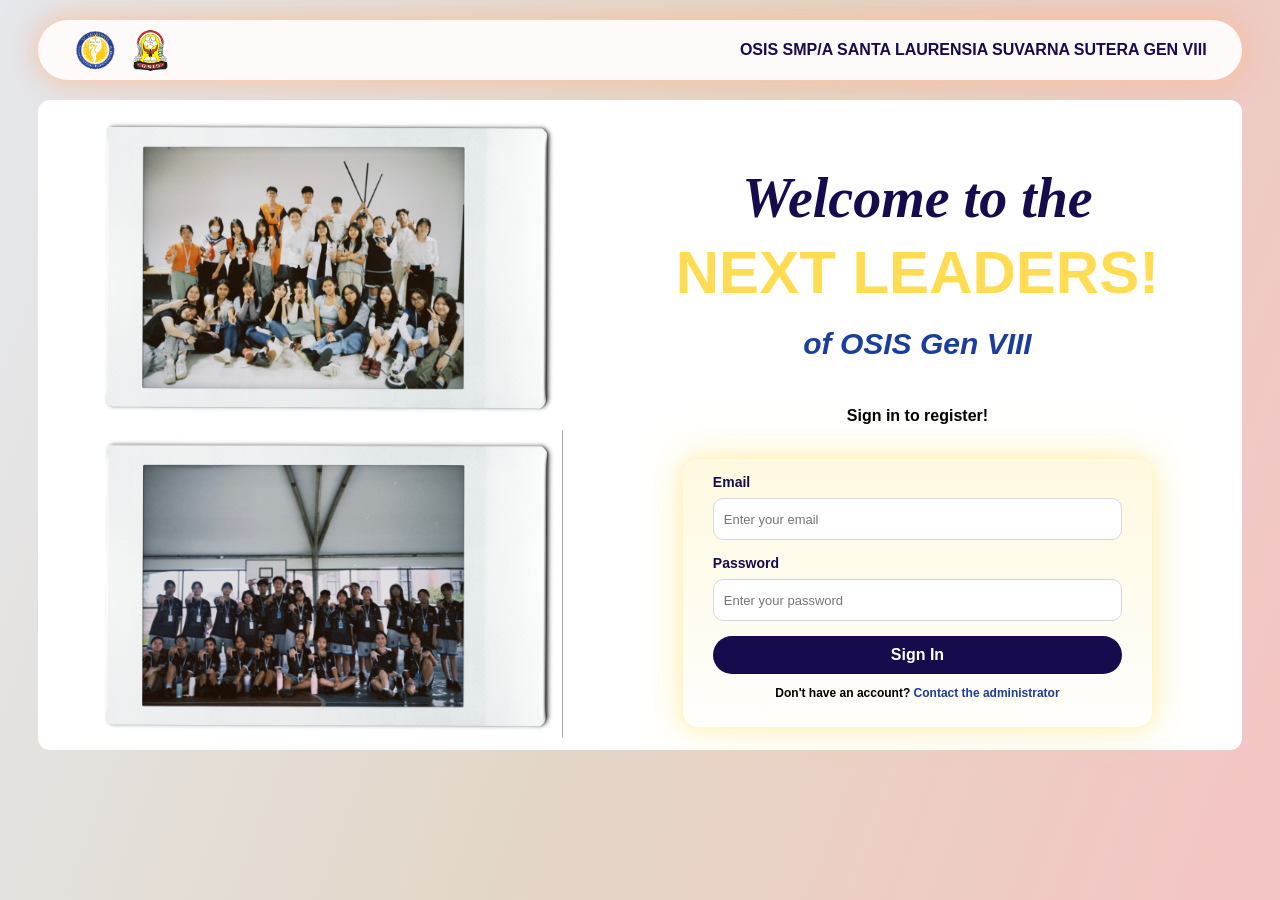
<file: index.html>
<!DOCTYPE html>
<html lang="en">
<head>
    <meta charset="UTF-8">
    <meta name="viewport" content="width=device-width, initial-scale=1.0">
    <title>Pendaftaran OSIS Santa Laurensia</title>
    <link rel="stylesheet" href="project1.css">
    <link rel="icon" type="image" href="logo laurensia transparan.png">
</head>

<body>

<div id="page1">

    <div class="Alycia-Marsha-header">
        <div class="Alycia-Marsha-logos">
            <img src="logo laurensia transparan.png">
            <img src="logo osis1.png">
        </div>
        <h3>OSIS SMP/A SANTA LAURENSIA SUVARNA SUTERA GEN VIII</h3>
    </div>



    <div class="Alycia-Marsha-container">
        <div class="Alycia-Marsha-left">
            <img src="foto osis gen 7.jpg">
            <img src="foto classmeet.jpg">
        </div>



        <div class="Alycia-Marsha-right">
            <h2> Welcome to the</h2>
            <h1> NEXT LEADERS!</h1>
            <h3>of OSIS Gen VIII</h3><br>
            <p>Sign in to register!</p><br>



            <div class="Alycia-Marsha-login-box">
                <form action="#page2" method="get">

                    <label>Email</label>
                    <input type="email" placeholder="Enter your email" required>

                    <label>Password</label>
                    <input type="password" placeholder="Enter your password" required>

                    <button type="submit">Sign In</button>


            <p class="Alycia-Marsha-contact">
                Don't have an account?
                <a href="https://wa.me/6289686008727">
                Contact the administrator </a>
                </p>

                </form>

            </div>

        </div>

    </div>

</div>








<div id="page2">
     <form>

<p class="Marsha-Alycia">
            <img src="logo lauren.png" class="Marsha-Alycia">
            <img src="logo osis.png" class="Marsha-Alycia">
        </p>

        <h2> Form Pendaftaran Pengurus OSIS </h2>
<div class="Marsha-Alycia-marquee-box">
    <marquee class="Marsha-Alycia-marquee-text" behavior="scroll" direction="left" scrollamount="5">
        Be the next leaders!
    </marquee>
</div>

        <h3 class="Marsha-Alycia">Data Diri Calon Pendaftar</h3>

        <p class="Marsha-Alycia">
            <label>1. Nama Lengkap</label><br>
            <input type="text" name="nama" placeholder="Ketik nama lengkap..." required>
        </p>

        <p class="Marsha-Alycia">
            <label>2. Kelas</label><br>
            <select name="kelas" required>
                <option value="">-- Pilih Kelas --</option>
                <option>7.1</option>
                <option>7.2</option>
                <option>8.1</option>
                <option>8.2</option>
                <option>10</option>
                <option>11</option>
            </select>
        </p>

        <p class="Marsha-Alycia">
            <label>3. Nomor Telepon Aktif</label><br>
            <input type="text" name="telepon" placeholder="Contoh: 089686008727" required>
        </p>





        <h3 class="Marsha-Alycia">Pertanyaan</h3>

        <p class="Marsha-Alycia">
            <label>1. Menurutmu apa itu OSIS? Jelaskan!</label><br>
            <textarea name="q1" rows="4" placeholder="Tulis jawabanmu..." required></textarea>
        </p>

        <p class="Marsha-Alycia">
            <label>2. Mengapa kamu ingin bergabung dalam kepengurusan OSIS?</label><br>
            <textarea name="q2" rows="4" placeholder="Tulis jawabanmu..." required></textarea>
        </p>

        <p class="Marsha-Alycia">
            <label>3. Apa yang ingin kamu kontribusikan untuk OSIS? Jelaskan!</label><br>
            <textarea name="q3" rows="4" placeholder="Tulis jawabanmu..." required></textarea>
        </p>

        <p class="Marsha-Alycia">
            <label>4. Kegiatan/organisasi apa yang pernah kamu ikuti sebelumnya?</label><br>
            <textarea name="q4" rows="3" placeholder="Tuliskan pengalaman organisasimu..." required></textarea>
        </p>

        <p class="Marsha-Alycia">
            <label>5. Ceklis kemampuan yang kamu rasa kamu miliki dan piawai (dapat diisi sesuai apa yang dirasa sudah dimiliki oleh kamu) *</label><br>
            <span style="display: block; text-align: left; margin-top: 10px;">
                <label style="font-weight: normal;"><input type="checkbox" name="kemampuan"> Public speaking</label><br>
                <label style="font-weight: normal;"><input type="checkbox" name="kemampuan"> Leadership</label><br>
                <label style="font-weight: normal;"><input type="checkbox" name="kemampuan"> Kerja sama</label><br>
                <label style="font-weight: normal;"><input type="checkbox" name="kemampuan"> Kreativitas</label><br>
                <label style="font-weight: normal;"><input type="checkbox" name="kemampuan"> Editing</label><br>
                <label style="font-weight: normal;"><input type="checkbox" name="kemampuan"> Dokumentasi</label><br>
                <label style="font-weight: normal;"><input type="checkbox" name="kemampuan"> Problem solving</label><br>
                <label style="font-weight: normal;"><input type="checkbox" name="kemampuan"> Other: <input type="text" name="kemampuan_lain" placeholder="Tuliskan jika ada..." style="width: 60%; display: inline-block; margin-top: 5px;"></label>
            </span>
        </p>

        <p class="Marsha-Alycia">
            <label>6. Ceritakan pengalaman yang menunjukkan kemampuan tersebut dalam dirimu</label><br>
            <textarea name="q5" rows="4" placeholder="Ceritakan pengalamanmu..." required></textarea>
        </p>

        <p class="Marsha-Alycia">
            <label>7. Apa kelebihan dan kekuranganmu dalam bekerja dengan orang lain?</label><br>
            <textarea name="q6" rows="4" placeholder="Jelaskan kelebihan dan kekuranganmu..." required></textarea>
        </p>

        <p class="Marsha-Alycia">
            <label>8. (KHUSUS KETUA/WAKIL KETUA) Mengapa kamu layak menjadi pemimpin baru? Dan apa yang akan dilakukan jika tidak terpilih?</label><br>
            <textarea name="q7" rows="4" placeholder="Isi jika mendaftar sebagai Ketua/Wakil Ketua..."></textarea>
        </p>

        <p class="Marsha-Alycia">
            <label>9. Apakah kamu bersedia mengikuti rapat & kegiatan rutin meski mengorbankan waktu luang? Jelaskan!</label><br>
            <textarea name="q8" rows="4" placeholder="Tuliskan komitmenmu..." required></textarea>
        </p>

        <p class="Marsha-Alycia">
            <label>10. Jelaskan secara spesifik bagaimana cara kamu membagi waktu antara sekolah, OSIS, dan kegiatan lainnya?</label><br>
            <textarea name="q9" rows="4" placeholder="Jelaskan manajemen waktumu..." required></textarea>
        </p>

<p class="Marsha-Alycia">
            <label>[UMUM] Ceklis <u>seluruh</u> pilihan dengan jujur dan penuh tanggung jawab *</label>
            <span class="Marsha-Alycia">
                <label class="Marsha-Alycia"><input type="checkbox" name="setuju1" required> Saya menyatakan bahwa informasi yang saya berikan benar.</label>
                <label class="Marsha-Alycia"><input type="checkbox" name="setuju2" required> Saya bersedia mengikuti seluruh proses seleksi OSIS.</label>
                <label class="Marsha-Alycia"><input type="checkbox" name="setuju3" required> Saya bersedia menjalankan tugas dan tanggung jawab sebagai anggota OSIS apabila diterima.</label>
                <label class="Marsha-Alycia"><input type="checkbox" name="setuju4" required> Saya menyatakan bahwa informasi dan dokumen yang dituliskan adalah tulisan tangan saya tanpa campur tangan pihak ketiga.</label>
                <label class="Marsha-Alycia"><input type="checkbox" name="setuju5" required> Saya bersedia untuk menerima konsekuensi dalam bentuk diskualifikasi bila terbukti melanggar kode etik pengisian berkas formulir.</label>
                <label class="Marsha-Alycia"><input type="checkbox" name="setuju6" required> Saya bersedia menerima seluruh keputusan oleh panitia PEMILU OSIS dan pembina OSIS terkait kelayakan siswa dalam bergabung ke kepengurusan OSIS.</label>
            </span>
        </p>

        <h3 class="Marsha-Alycia">Upload Dokumen & Lampiran</h3>


        <p class="Marsha-Alycia">
            <label>11. Lampirkan CV mu! 
                <a href="nextpage.html" target="_blank" class="Marsha-Alycia">(Lihat Contoh CV-Marsha Leonnita Budiarja 📄)</a>
            </label><br>
            <input type="file" name="cv" required>
        </p>

        <p class="Marsha-Alycia">
            <label>12. Lampirkan personal statementmu!</label><br>
            <input type="file" name="personal_statement" required>
        </p>

        <p class="Marsha-Alycia">
            <label>13. Lampirkan PAS fotomu!</label><br>
            <input type="file" name="pas_foto" required>
        </p>

        <p class="Marsha-Alycia">
            <label>14. Lampirkan surat pernyataanmu!</label><br>
            <input type="file" name="surat_pernyataan" required>
        </p>

        <p class="Marsha-Alycia">
            <label>15. Lampirkan bukti sertifikat (Opsional)</label><br>
            <input type="file" name="sertifikat">
        </p>


        <p class="Marsha-Alycia">
            <input type="submit" value="Kirim Pendaftaran 💌" class="Marsha-Alycia">
            <input type="reset" value="Reset Ulang 🔄" class="Marsha-Alycia">
            <a href="#page1" class="back-button">
            ← Back to Home </a>
        </p>

         </form>
    </div>

</body>
</html>
</file>
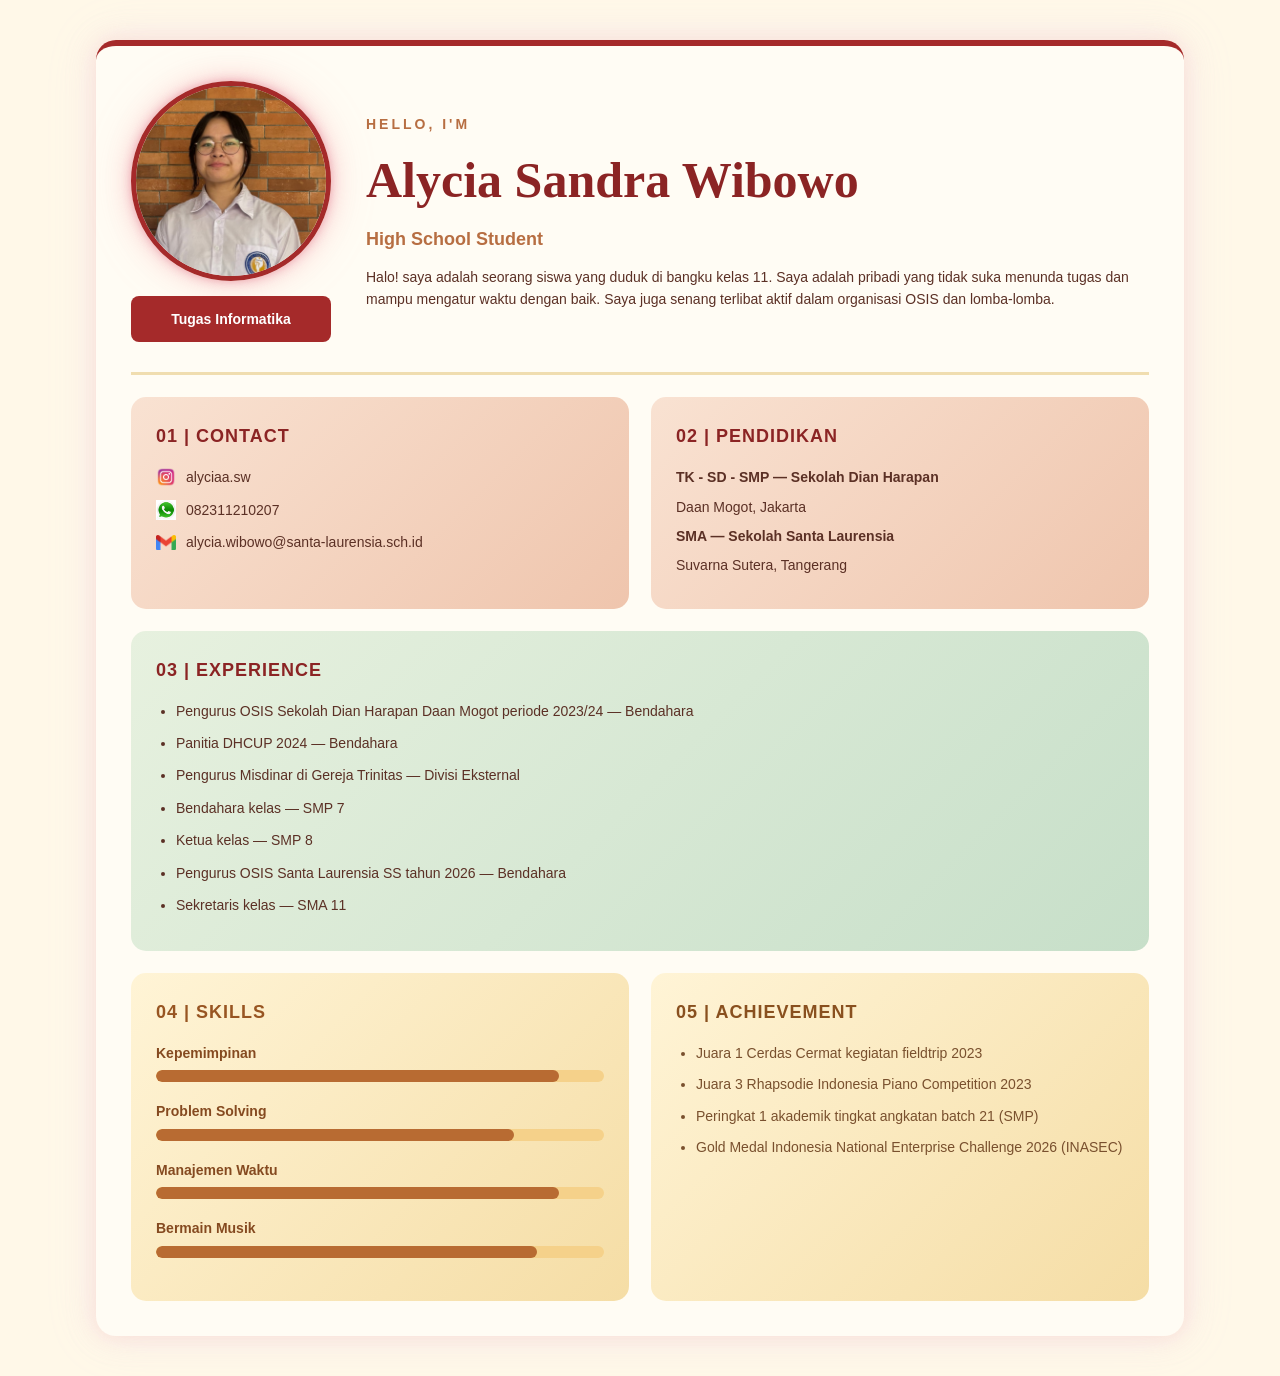
<file: cv cia.html>
<!DOCTYPE html>
<html lang="id">
<head>
    <meta charset="UTF-8">
    <meta name="viewport" content="width=device-width, initial-scale=1.0">
    <title>CV Alycia Sandra Wibowo</title>
    <link rel="stylesheet" href="cv cia.css">
    <link rel="icon" type="image" href="logo laurensia transparan.png">
</head>

<body>

    <div class="Alycia-Marsha-container">

        <header>

        <section class="Alycia-Marsha-profile">

            <div class="Alycia-Marsha-profile-left">
        <a href="nextpage.html" class="Alycia-Marsha-profile-link">
            <div class="Alycia-Marsha-profile-picture">
                <img src="foto seragam cia.png">
            </div>
        </a>

        <a href="index.html" class="Alycia-Marsha-task-button">
            Tugas Informatika
        </a>

    </div>

 <div class="Alycia-Marsha-profile-text">

        <p class="Alycia-Marsha-small-title">HELLO, I'M</p>

        <h2>Alycia Sandra Wibowo</h2>

        <h3>High School Student</h3>

        <p>
            Halo! saya adalah seorang siswa yang duduk di bangku kelas 11.
            Saya adalah pribadi yang tidak suka menunda tugas dan mampu
            mengatur waktu dengan baik. Saya juga senang terlibat aktif
            dalam organisasi OSIS dan lomba-lomba.
        </p>

    </div>
        </section>

        </header>

       
        <div class="Alycia-Marsha-top-content">

            <section class="Alycia-Marsha-box Alycia-Marsha-peach1">
                <h3>01 | CONTACT</h3>

                <div class="Alycia-Marsha-contact">
            <img src="logo ig cv.png">
            <p>alyciaa.sw</p>
        </div>

        <div class="Alycia-Marsha-contact">
            <img src="logo wa cv.jfif">
            <p>082311210207</p>
        </div>

        <div class="Alycia-Marsha-contact">
            <img src="gmail logo cv.png">
            <p>alycia.wibowo@santa-laurensia.sch.id</p>
        </div>
    
            </section>

            <section class="Alycia-Marsha-box Alycia-Marsha-peach2">
                <h3>02 | PENDIDIKAN</h3>

                <p><b>TK - SD - SMP — Sekolah Dian Harapan</b></p>
                <p>Daan Mogot, Jakarta</p>

                <p><b>SMA — Sekolah Santa Laurensia</b></p>
                <p>Suvarna Sutera, Tangerang</p>
            </section>

        </div>

        
        <section class="Alycia-Marsha-box Alycia-Marsha-mint">
            <h3>03 | EXPERIENCE</h3>

            <ul>
                <li>Pengurus OSIS Sekolah Dian Harapan Daan Mogot periode 2023/24 — Bendahara</li>

                <li>Panitia DHCUP 2024 — Bendahara</li>

                <li>Pengurus Misdinar di Gereja Trinitas — Divisi Eksternal</li>

                <li>Bendahara kelas — SMP 7</li>

                <li>Ketua kelas — SMP 8</li>

                <li>Pengurus OSIS Santa Laurensia SS tahun 2026 — Bendahara</li>

                <li>Sekretaris kelas — SMA 11</li>
            </ul>
        </section>

        
        <div class="Alycia-Marsha-bottom-content">

            <section class="Alycia-Marsha-box Alycia-Marsha-yellow1">
                <h3>04 | SKILLS</h3>

    <div class="Alycia-Marsha-skill">
        <p>Kepemimpinan</p>
        <div class="Alycia-Marsha-bar">
            <div class="Alycia-Marsha-fill Alycia-Marsha-leadership"></div>
        </div>
    </div>

    <div class="Alycia-Marsha-skill">
        <p>Problem Solving</p>
        <div class="Alycia-Marsha-bar">
            <div class="Alycia-Marsha-fill Alycia-Marsha-problem"></div>
        </div>
    </div>

    <div class="Alycia-Marsha-skill">
        <p>Manajemen Waktu</p>
        <div class="Alycia-Marsha-bar">
            <div class="Alycia-Marsha-fill Alycia-Marsha-time"></div>
        </div>
    </div>

    <div class="Alycia-Marsha-skill">
        <p>Bermain Musik</p>
        <div class="Alycia-Marsha-bar">
            <div class="Alycia-Marsha-fill Alycia-Marsha-music"></div>
        </div>
    </div>
</section>

            <section class="Alycia-Marsha-box Alycia-Marsha-yellow2">
                <h3>05 | ACHIEVEMENT</h3>

                <ul>
                    <li>Juara 1 Cerdas Cermat kegiatan fieldtrip 2023</li>

                    <li>Juara 3 Rhapsodie Indonesia Piano Competition 2023</li>

                    <li>Peringkat 1 akademik tingkat angkatan batch 21 (SMP)</li>

                    <li>Gold Medal Indonesia National Enterprise Challenge 2026 (INASEC)</li>
                </ul>
            </section>

        </div>


    </div>

</body>
</html>
</file>
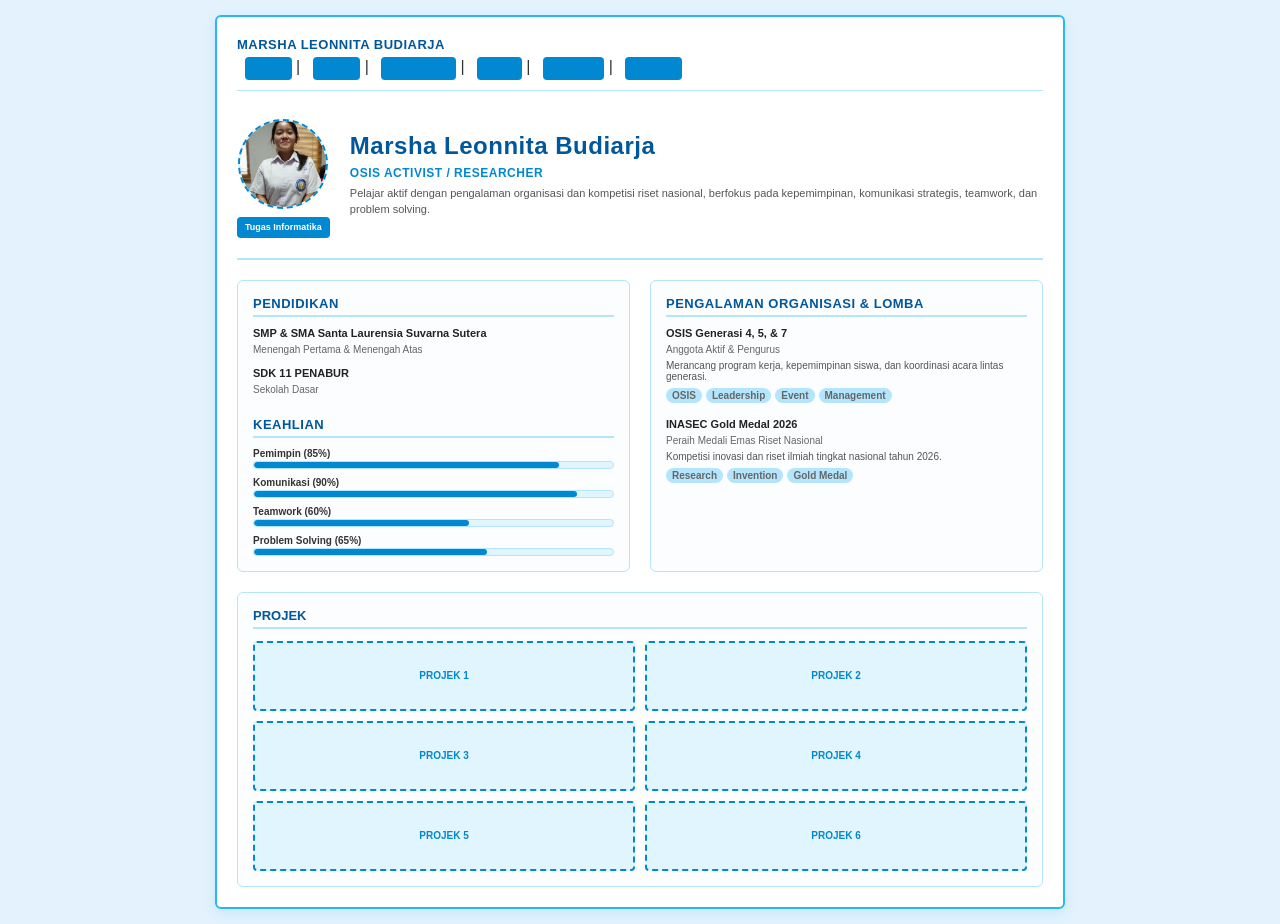
<file: nextpage.html>
<!DOCTYPE html>
<html lang="id">
<head>
    <meta charset="UTF-8">
    <meta name="viewport" content="width=device-width, initial-scale=1.0">
    <title>CV - Marsha Leonnita Budiarja</title>
    <link rel="stylesheet" href="cv.css">
    <link rel="icon" type="image" href="logo laurensia transparan.png">
</head>
<body>

    <main class="Marsha-Alycia">
        
        <header class="Marsha-Alycia">
            <div class="Marsha-Alycia-top-name">Marsha Leonnita Budiarja</div>
            <nav class="Marsha-Alycia">
                <a href="#" class="Marsha-Alycia">Home</a> | 
                <a href="#" class="Marsha-Alycia">About</a> | 
                <a href="#" class="Marsha-Alycia">Experience</a> | 
                <a href="#" class="Marsha-Alycia">Skills</a> | 
                <a href="#" class="Marsha-Alycia">Portfolio</a> | 
                <a href="#" class="Marsha-Alycia">Contact</a>
            </nav>
        </header>

        
        <section class="Marsha-Alycia">
           
            <section class="Marsha-Alycia">
                <div class="Marsha-Alycia-photo-circle">
                </div>
                <a href="cv cia.html" class="Marsha-Alycia-photo-circle" target="_blank">
    <img src="foto marsha.jpeg" alt="Foto Marsha" class="Marsha-Alycia-profile-img">
</a>
                <a href="index.html" class="Marsha-Alycia" target="_blank">Tugas Informatika</a>
            </section>
            
           
            <section class="Marsha-Alycia">
                <h1 class="Marsha-Alycia">Marsha Leonnita Budiarja</h1>
                <p class="Marsha-Alycia">OSIS ACTIVIST / RESEARCHER</p>
                <p class="Marsha-Alycia">
                    Pelajar aktif dengan pengalaman organisasi dan kompetisi riset nasional, berfokus pada kepemimpinan, komunikasi strategis, teamwork, dan problem solving.
                </p>
            </section>
        </section>

        
        <section class="Marsha-Alycia">
            
            
            <article class="Marsha-Alycia">
                <h2 class="Marsha-Alycia">Pendidikan</h2>
                <strong class="Marsha-Alycia">SMP & SMA Santa Laurensia Suvarna Sutera</strong>
                <span class="Marsha-Alycia">Menengah Pertama & Menengah Atas</span>
                
                <strong class="Marsha-Alycia" style="margin-top: 10px; display: block;">SDK 11 PENABUR</strong>
                <span class="Marsha-Alycia">Sekolah Dasar</span>

                <h2 class="Marsha-Alycia" style="margin-top: 20px;">Keahlian</h2>
                
                <div class="Marsha-Alycia-skill-box">
                    <span class="Marsha-Alycia-skill-title">Pemimpin (85%)</span>
                    <div class="Marsha-Alycia-progress-bg"><div class="Marsha-Alycia-progress-bar" style="width: 85%;"></div></div>
                </div>
                
                <div class="Marsha-Alycia-skill-box">
                    <span class="Marsha-Alycia-skill-title">Komunikasi (90%)</span>
                    <div class="Marsha-Alycia-progress-bg"><div class="Marsha-Alycia-progress-bar" style="width: 90%;"></div></div>
                </div>
                
                <div class="Marsha-Alycia-skill-box">
                    <span class="Marsha-Alycia-skill-title">Teamwork (60%)</span>
                    <div class="Marsha-Alycia-progress-bg"><div class="Marsha-Alycia-progress-bar" style="width: 60%;"></div></div>
                </div>
                
                <div class="Marsha-Alycia-skill-box">
                    <span class="Marsha-Alycia-skill-title">Problem Solving (65%)</span>
                    <div class="Marsha-Alycia-progress-bg"><div class="Marsha-Alycia-progress-bar" style="width: 65%;"></div></div>
                </div>
            </article>

            <article class="Marsha-Alycia">
                <h2 class="Marsha-Alycia">Pengalaman Organisasi & Lomba</h2>
                
                <strong class="Marsha-Alycia">OSIS Generasi 4, 5, & 7</strong>
                <span class="Marsha-Alycia">Anggota Aktif & Pengurus</span>
                <p class="Marsha-Alycia">Merancang program kerja, kepemimpinan siswa, dan koordinasi acara lintas generasi.</p>
                
                <div class="Marsha-Alycia-tags">
                    <span class="Marsha-Alycia">OSIS</span> 
                    <span class="Marsha-Alycia">Leadership</span> 
                    <span class="Marsha-Alycia">Event</span> 
                    <span class="Marsha-Alycia">Management</span>
                </div>

                <strong class="Marsha-Alycia" style="margin-top: 15px; display: block;">INASEC Gold Medal 2026</strong>
                <span class="Marsha-Alycia">Peraih Medali Emas Riset Nasional</span>
                <p class="Marsha-Alycia">Kompetisi inovasi dan riset ilmiah tingkat nasional tahun 2026.</p>
                
                <div class="Marsha-Alycia-tags">
                    <span class="Marsha-Alycia">Research</span> 
                    <span class="Marsha-Alycia">Invention</span> 
                    <span class="Marsha-Alycia">Gold Medal</span>
                </div>
            </article>

        </section>

        
        <section class="Marsha-Alycia">
            <h2 class="Marsha-Alycia">PROJEK</h2>
            <div class="Marsha-Alycia-project-grid">
                <span class="Marsha-Alycia-project-box">PROJEK 1</span>
                <span class="Marsha-Alycia-project-box">PROJEK 2</span>
                <span class="Marsha-Alycia-project-box">PROJEK 3</span>
                <span class="Marsha-Alycia-project-box">PROJEK 4</span>
                <span class="Marsha-Alycia-project-box">PROJEK 5</span>
                <span class="Marsha-Alycia-project-box">PROJEK 6</span>
            </div>
        </section>

    </main>

</body>
</html>
</file>
<file: project1.css>
*{
    box-sizing: border-box;
}

body {
    margin: 0;
    padding: 20px 3%;
    min-height: 100vh;
    background: linear-gradient(110deg,#e5e8ed, #e3d7c8, #f5c4c4);
    font-family: Arial, sans-serif;
    overflow-x: hidden;
    overflow-y: auto;
}



#page1 .Alycia-Marsha-header {
    width: 100%;
    min-height: 58px;
    background-color: #fffafa;
    border-radius: 50px;
    box-shadow:
        0 0 10px rgba(255, 204, 170, 0.6),
        0 0 25px rgba(255, 183, 140, 0.4),
        0 0 45px rgba(255, 160, 110, 0.3);

    display: flex;
    align-items: center;
    justify-content: space-between;

    padding: 5px 35px;
    margin-bottom: 20px;
}

#page1 .Alycia-Marsha-logos {
    display: flex;
    align-items: center;
    gap: 10px;
}

#page1 .Alycia-Marsha-logos img {
    height: 45px;
    width: auto;
    object-fit: contain;
}

#page1 .Alycia-Marsha-header h3 {
    color: #160b4c;
    font-size: 16px;
    text-align: right;
}



#page1 .Alycia-Marsha-container {
    width: 100%;
    height: 650px;
    background-color: white;
    border-radius: 12px;

    display: flex;
    align-items: center;
    justify-content: space-around;

    padding: 40px 4%;
    gap: 25px;
}



#page1 .Alycia-Marsha-left {
    width: 48%;
}

#page1 .Alycia-Marsha-left img{
    width: 90%;
    height: auto;
    display:flex;
    border-radius: 8px;
    object-fit: cover;
}



#page1 .Alycia-Marsha-right {
    width: 50%;
    text-align: center;
}

#page1 .Alycia-Marsha-right h2 {
    color: #160b4c;
    font-family:'Times New Roman', Times, serif;
    font-size: clamp(28px, 5.8vw, 56px);
    line-height: 1.05;
    margin-bottom: 10px;
    font-weight: bold;
    font-style :italic;
}

#page1 .Alycia-Marsha-right h1 {
    color: #ffdc52;
    font-size:clamp(30px, 6vw, 60px);
    display: block;
    margin-bottom: 20px;
    margin-top: 0;
}

#page1 .Alycia-Marsha-right h3 {
    color: #1b3d9b;
    font-size: clamp(20px, 3vw, 30px);
    margin: 3px 0 12px;
    font-style:italic;
}

#page1 .Alycia-Marsha-right p {
    color : black;
    font-weight: bold;
}



#page1 .Alycia-Marsha-login-box {
    background: linear-gradient(180deg,#fff9e0,#fffbee,#fffefc);
    border-radius: 16px;
    padding: 15px 30px;
    width: 85%;
    min-height: 260px;
    margin: auto;
    text-align: left;
    box-shadow: 
        0 0 10px rgba(255, 242, 166, 0.6),
        0 0 25px rgba(255, 242, 166, 0.5),
        0 0 45px rgba(255, 230, 130, 0.4);
}

#page1 .Alycia-Marsha-login-box label {
    display: block;
    color: #160b4c;
    font-size: 14px;
    font-weight: bold;
    margin-bottom: 8px;
}

#page1 .Alycia-Marsha-login-box input {
    width: 100%;
    height: 42px;
    border: 1px solid #d5d5e5;
    border-radius: 10px;
    padding: 10px;
    margin-bottom: 15px;
    font-size: 13px;
}

#page1 .Alycia-Marsha-login-box input:focus {
    border-color: #1b3d9b;
}



#page1 .Alycia-Marsha-login-box button {
    width: 100%;
    height: 38px;
    background-color: #160b4c;
    color: white;
    border: none;
    border-radius: 30px;
    font-size: 16px;
    font-weight: bold;
    cursor: pointer;
}

#page1 .Alycia-Marsha-login-box button:hover {
    background-color: #2b1b78;
}

#page1 .Alycia-Marsha-contact {
    text-align: center;
    font-size: 12px;
    color: #160b4c;
}

#page1 .Alycia-Marsha-contact a {
    color: #1b3d9b;
    text-decoration: none;
    cursor: pointer;
}

#page1 .Alycia-Marsha-contact a:hover {
    text-decoration: none;
}










#page2 {
    display: none;
    background-color: #ffffff;
    width: 100%;
    max-width: 650px;
    margin: 0 auto;
    padding: 40px 35px;
    border-radius: 20px;
    box-shadow: 0px 8px 25px rgba(0, 0, 0, 0.12);
    border-top: 8px solid #ff6b8b;
    box-sizing: border-box;
    display: block;
}

#page2 p.Marsha-Alycia {
    display: block;
    width: 100%;
    clear: both;
    text-align: left;
    margin-bottom: 20px;
}

#page2 img.Marsha-Alycia {
    width: 75px;
    height: 75px;
    object-fit: contain;
    margin: 15 8px;
}

#page2 h2 {
    color: #ff4757;
    text-align: center;
    font-size: 24px;
    margin-bottom: 5px;
}

.Marsha-Alycia-marquee-box {
    background-color: white;
    width: 100%;
    overflow: hidden;
    padding: 5px 0;
}

.Marsha-Alycia-marquee-text {
    color: black;
    font-weight: bold;
    display: block;
}


#page2 h3.Marsha-Alycia {
    color: #2f3542;
    font-size: 16px;
    border-bottom: 2px solid #ffdde1;
    padding-bottom: 5px;
    margin-top: 30px;
    margin-bottom: 15px;
    text-align: left;
    display: block;
    width: 100%;
    clear: both;
}

#page2 label {
    display: block;
    color: #2f3542;
    font-weight: bold;
    font-size: 14px;
    margin-bottom: 6px;
    text-align: left;
}

#page2 span.Marsha-Alycia {
    display: block;
    margin-top: 10px;
}

#page2 label.Marsha-Alycia {
    display: block;
    font-weight: normal;
    font-size: 14px;
    color: #2f3542;
    margin-bottom: 10px;
    line-height: 1.4;
    cursor: pointer;
}

#page2 label.Marsha-Alycia input[type="checkbox"] {
    margin-right: 8px;
    transform: scale(1.1);
    cursor: pointer;
}

#page2 a.Marsha-Alycia {
    color: #ff4757;
    font-size: 12px;
    text-decoration: none;
    margin-left: 8px;
    font-weight: normal;
}

#page2 a.Marsha-Alycia:hover {
    text-decoration: underline;
}

#page2 input[type="text"], 
#page2 select, 
#page2 textarea {
    width: 100%;
    padding: 12px;
    border: 2px solid #dfe4ea;
    border-radius: 10px;
    font-size: 14px;
    outline: none;
    box-sizing: border-box;
}

#page2 input[type="text"]:focus, 
#page2 select:focus, 
#page2 textarea:focus {
    border-color: #ff6b8b;
    background-color: #fff9f9;
}



#page2 p.Marsha-Alycia a.Marsha-Alycia:hover {
    background-color: #ff4757;
    text-decoration: none;
}

#page2 input[type="file"] {
    font-size: 13px;
    color: #57606f;
    background-color: #f8f9fa;
    padding: 10px;
    border-radius: 8px;
    width: 100%;
    box-sizing: border-box;
}

#page2 input[type="submit"].Marsha-Alycia {
    background-color: #2ed573;
    color: white;
    border: none;
    padding: 14px 25px;
    font-size: 15px;
    font-weight: bold;
    border-radius: 10px;
    cursor: pointer;
    margin-right: 10px;
}

#page2 input[type="submit"].Marsha-Alycia:hover {
    background-color: #26af5f;
}

#page2 input[type="reset"].Marsha-Alycia {
    background-color: #ff4757;
    color: white;
    border: none;
    padding: 14px 25px;
    font-size: 15px;
    font-weight: bold;
    border-radius: 10px;
    gap: 20px;
    cursor: pointer;
}

#page2 input[type="reset"].Marsha-Alycia:hover {
    background-color: #e84118;
}

#page2 .back-button {
    background-color: #160b4c;
    color: white;
    padding: 16px 20px;
    border-radius: 10px;
    text-decoration: none;
    font-size: 15px;
    font-weight: bold;
    gap:20px;
    cursor: pointer;
}

#page2 .back-button:hover {
    background-color: #2b1b78;
}



#page2 {
    display: none;
}

body:has(#page2:target) #page1 {
    display: none;
}

body:has(#page2:target) #page2 {
    display: block;
}

body:has(#page2:target) {
    background: linear-gradient(135deg, #ffdde1 0%, #ee9ca7 100%);
    padding: 40px 20px;
}
</file>
<file: cv cia.css>
* {
    margin: 0;
    padding: 0;
    box-sizing: border-box;
}

body {
    font-family: Arial, Helvetica, sans-serif;
    background-color: #FFF8E8;
    color: #5B3025;
    line-height: 1.6;
}



.Alycia-Marsha-container {
    width: 85%;
    max-width: 1100px;
    margin: 40px auto;
    padding: 35px;
    background-color: #FFFCF4;
    border-radius: 20px;
    border-top: 6px solid #A52A2A;
    box-shadow:
        0 0 15px rgba(255, 210, 190, 0.35),
        0 0 30px rgba(235, 190, 220, 0.25),
        0 0 50px rgba(220, 200, 255, 0.18);
}




.Alycia-Marsha-profile {
    display: flex;
    flex-direction: row;
    align-items: center;
    gap: 35px;
    padding-bottom: 30px;
    border-bottom: 3px solid #F0DDAF;
    width: 100%;
}

.Alycia-Marsha-profile-left {
    display: flex;
    flex-direction: column;
    align-items: center;
    gap: 15px;
    width: 200px;
    flex-shrink: 0;
}

.Alycia-Marsha-profile-link {
    display: block;
    text-decoration: none;
}

.Alycia-Marsha-profile-picture {
    width: 200px;
    height: 200px;
    border-radius: 50%;
    overflow: hidden;
    border: 5px solid #A52A2A;
    box-shadow:
        0 0 10px rgba(220, 100, 120, 0.45),
        0 0 25px rgba(230, 130, 145, 0.35),
        0 0 45px rgba(255, 170, 180, 0.25);
}

.Alycia-Marsha-profile-picture img {
    width: 100%;
    height: 100%;
    object-fit: cover;
}

.Alycia-Marsha-task-button {
    display: block;
    width: 200px;
    padding: 12px;
    background-color: #A52A2A;
    color: white;
    text-decoration: none;
    text-align: center;
    border-radius: 8px;
    font-size: 14px;
    font-weight: bold;
    transition: 0.3s;
}

.Alycia-Marsha-task-button:hover {
    background-color: #762020;
}

.Alycia-Marsha-profile-text {
    flex: 1;
    min-width: 0;
}

.Alycia-Marsha-small-title {
    color: #B76E42;
    font-size: 14px;
    font-weight: bold;
    letter-spacing: 3px;
}

.Alycia-Marsha-profile-text h2 {
    color: #8B2424;
    font-size: 50px;
    font-family: 'Playfair Display', serif;
    margin: 5px 0;
}

.Alycia-Marsha-profile-text h3 {
    color: #B76E42;
    font-family: 'Trebuchet MS', 'Lucida Sans Unicode', 'Lucida Grande', 'Lucida Sans', Arial, sans-serif;
    font-size: 18px;
    margin-bottom: 12px;
}

.Alycia-Marsha-profile-text p {
    font-size: 14px;
}



.Alycia-Marsha-box {
    padding: 25px;
    border-radius: 15px;
    margin-top: 22px;
}

.Alycia-Marsha-box h3 {
    font-size: 18px;
    margin-bottom: 15px;
    color: #8B2424;
    letter-spacing: 1px;
}

.Alycia-Marsha-box p {
    font-size: 14px;
    margin-bottom: 7px;
}

.Alycia-Marsha-box ul {
    padding-left: 20px;
}

.Alycia-Marsha-box li {
    font-size: 14px;
    margin-bottom: 9px;
}



.Alycia-Marsha-top-content {
    display: grid;
    grid-template-columns: 1fr 1fr;
    gap: 22px;
    align-items: stretch;
}


.Alycia-Marsha-contact {
    display: flex;
    align-items: center;
    gap: 10px;
    margin-bottom: 10px;
}

.Alycia-Marsha-contact img {
    width: 20px;
    height: 20px;
    object-fit: contain;
}

.Alycia-Marsha-contact p {
    margin: 0;
    font-size: 14px;
}

.Alycia-Marsha-peach1 {
    background: linear-gradient(135deg, #F9E2D2, #EFC5AD);
}

.Alycia-Marsha-peach2 {
    background: linear-gradient(135deg, #F9E2D2, #EFC5AD);
}




.Alycia-Marsha-mint {
    background: linear-gradient(135deg, #E7F1DF, #C7DFC9);
}

.Alycia-Marsha-mint li {
    margin-bottom: 10px;
}




.Alycia-Marsha-bottom-content {
    display: grid;
    grid-template-columns: 1fr 1fr;
    gap: 22px;
    align-items: stretch;
}




.Alycia-Marsha-yellow1 {
    background: linear-gradient(135deg, #FFF4D6, #F5DDA5);
    color: #89501F;
}

.Alycia-Marsha-yellow1 h3 {
     color: #985522;
}



.Alycia-Marsha-yellow2 {
    background: linear-gradient(135deg, #FFF4D6, #F5DDA5);
    color: #79502E;
}

.Alycia-Marsha-yellow2 h3 {
    color: #89501F;
}




.Alycia-Marsha-skill {
    margin-bottom: 18px;
}

.Alycia-Marsha-skill p {
    color: #854A20;
    font-size: 14px;
    font-weight: bold;
    margin-bottom: 6px;
}



.Alycia-Marsha-bar {
    width: 100%;
    height: 12px;
    background-color: #F5D18A;
    border-radius: 20px;
    overflow: hidden;
}



.Alycia-Marsha-fill {
    height: 100%;
    background-color: #B86B32;
    border-radius: 20px;
}



.Alycia-Marsha-leadership {
    width: 90%;
}

.Alycia-Marsha-problem {
    width: 80%;
}

.Alycia-Marsha-time {
    width: 90%;
}

.Alycia-Marsha-music {
    width: 85%;
}
</file>
<file: cv.css>
* {
    box-sizing: border-box;
    margin: 0;
    padding: 0;
}

body {
    background-color: #e3f2fd;
    font-family: 'Segoe UI', Tahoma, Geneva, Verdana, sans-serif;
    color: #333;
    padding: 15px;
}


main.Marsha-Alycia {
    max-width: 850px;
    background: #ffffff;
    margin: 0 auto;
    padding: 20px;
    border-radius: 6px;
    border: 2px solid #29b6f6;
    box-shadow: 0 4px 12px rgba(41, 182, 246, 0.15);
}


header.Marsha-Alycia {
    display: flex;
    justify-content: space-between;
    align-items: center;
    border-bottom: 1px solid #b3e5fc;
    padding-bottom: 10px;
    margin-bottom: 20px;
}

.Marsha-Alycia-top-name {
    font-size: 13px;
    font-weight: 800;
    color: #01579b;
    text-transform: uppercase;
    letter-spacing: 0.5px;
}

nav.Marsha-Alycia a.Marsha-Alycia {
    font-size: 11px;
    text-decoration: none;
    color: #0288d1;
    font-weight: 600;
    margin-left: 8px;
}

nav.Marsha-Alycia a.Marsha-Alycia:hover {
    color: #01579b;
}

a.Marsha-Alycia-photo-circle {
    width: 90px;
    height: 90px;
    border-radius: 50%;
    border: 2px dashed #0288d1;
    background: #e1f5fe;
    color: #01579b;
    display: flex;
    align-items: center;
    justify-content: center;
    font-weight: bold;
    font-size: 14px;
    letter-spacing: 1px;
    text-decoration: none;
}

main.Marsha-Alycia > section.Marsha-Alycia:nth-of-type(1) {
    display: flex;
    gap: 20px;
    align-items: center;
    border-bottom: 2px solid #b3e5fc;
    padding-bottom: 20px;
    margin-bottom: 20px;
}


main.Marsha-Alycia > section.Marsha-Alycia:nth-of-type(1) > section.Marsha-Alycia:first-child {
    display: flex;
    flex-direction: column;
    align-items: center;
    gap: 8px;
    flex-shrink: 0;
}


a.Marsha-Alycia-photo-circle {
    overflow: hidden; 
    padding: 0; 
}
.Marsha-Alycia-profile-img {
    width: 100%;
    height: 100%;
    object-fit: cover; 
}

a.Marsha-Alycia {
    display: inline-block;
    background-color: #0288d1;
    color: #ffffff;
    padding: 5px 8px;
    font-size: 9px;
    font-weight: bold;
    text-decoration: none;
    border-radius: 4px;
    text-align: center;
    max-width: 110px;
    line-height: 1.2;
}

a.Marsha-Alycia:hover {
    background-color: #01579b;
}


main.Marsha-Alycia > section.Marsha-Alycia:nth-of-type(1) > section.Marsha-Alycia:last-child {
    display: flex;
    flex-direction: column;
    gap: 6px;
    width: 100%;
}

h1.Marsha-Alycia {
    font-size: 24px;
    color: #01579b;
    font-weight: 800;
    letter-spacing: 0.5px;
}

main.Marsha-Alycia > section.Marsha-Alycia:nth-of-type(1) > section.Marsha-Alycia:last-child > p.Marsha-Alycia:nth-of-type(1) {
    font-size: 12px;
    font-weight: bold;
    color: #0288d1;
    letter-spacing: 0.5px;
}

main.Marsha-Alycia > section.Marsha-Alycia:nth-of-type(1) > section.Marsha-Alycia:last-child > p.Marsha-Alycia:nth-of-type(2) {
    font-size: 11px;
    color: #555;
    line-height: 1.4;
}


main.Marsha-Alycia > section.Marsha-Alycia:nth-of-type(2) {
    display: grid;
    grid-template-columns: 1fr 1fr;
    gap: 20px;
    margin-bottom: 20px;
}

article.Marsha-Alycia {
    border: 1px solid #b3e5fc;
    padding: 15px;
    border-radius: 6px;
    background: #fbfdff;
}

article.Marsha-Alycia h2.Marsha-Alycia {
    font-size: 13px;
    text-transform: uppercase;
    color: #01579b;
    border-bottom: 2px solid #b3e5fc;
    padding-bottom: 4px;
    margin-bottom: 10px;
    letter-spacing: 0.5px;
}

article.Marsha-Alycia strong.Marsha-Alycia {
    display: block;
    font-size: 11px;
    color: #222;
}

article.Marsha-Alycia span.Marsha-Alycia {
    font-size: 10px;
    color: #666;
}

article.Marsha-Alycia p.Marsha-Alycia {
    font-size: 10px;
    color: #555;
    margin-top: 3px;
}


.Marsha-Alycia-tags {
    display: flex;
    flex-wrap: wrap;
    gap: 4px;
    margin-top: 6px;
}

.Marsha-Alycia-tags > span.Marsha-Alycia {
    background-color: #b3e5fc;
    color: #01579b;
    padding: 2px 6px;
    font-size: 9px;
    border-radius: 10px;
    font-weight: 600;
}


.Marsha-Alycia-skill-box {
    margin-top: 8px;
}

.Marsha-Alycia-skill-title {
    font-size: 10px;
    font-weight: 600;
    color: #333;
    display: block;
    margin-bottom: 2px;
}

.Marsha-Alycia-progress-bg {
    background: #e1f5fe;
    height: 8px;
    border-radius: 4px;
    overflow: hidden;
    width: 100%;
    border: 1px solid #b3e5fc;
}

.Marsha-Alycia-progress-bar {
    background-color: #0288d1;
    height: 100%;
    border-radius: 3px;
}


main.Marsha-Alycia > section.Marsha-Alycia:nth-of-type(3) {
    border: 1px solid #b3e5fc;
    padding: 15px;
    border-radius: 6px;
    background: #fbfdff;
}

main.Marsha-Alycia > section.Marsha-Alycia:nth-of-type(3) > h2.Marsha-Alycia {
    font-size: 13px;
    text-transform: uppercase;
    color: #01579b;
    border-bottom: 2px solid #b3e5fc;
    padding-bottom: 4px;
    margin-bottom: 12px;
}


.Marsha-Alycia-project-grid {
    display: grid;
    grid-template-columns: repeat(3, 1fr);
    gap: 10px;
}

.Marsha-Alycia-project-box {
    border: 2px dashed #0288d1;
    background: #e1f5fe;
    height: 70px;
    display: flex;
    align-items: center;
    justify-content: center;
    font-size: 10px;
    font-weight: bold;
    color: #0288d1;
    border-radius: 4px;
}

 .Marsha-Alycia{
    main.Marsha-Alycia > section.Marsha-Alycia:nth-of-type(2) {
        grid-template-columns: 1fr;
    }
    .Marsha-Alycia-project-grid {
        grid-template-columns: repeat(2, 1fr);
    }
    main.Marsha-Alycia > section.Marsha-Alycia:nth-of-type(1) {
        flex-direction: column;
        align-items: flex-start;
    }
    header.Marsha-Alycia {
        flex-direction: column;
        align-items: flex-start;
        gap: 5px;
    }
 }
</file>
